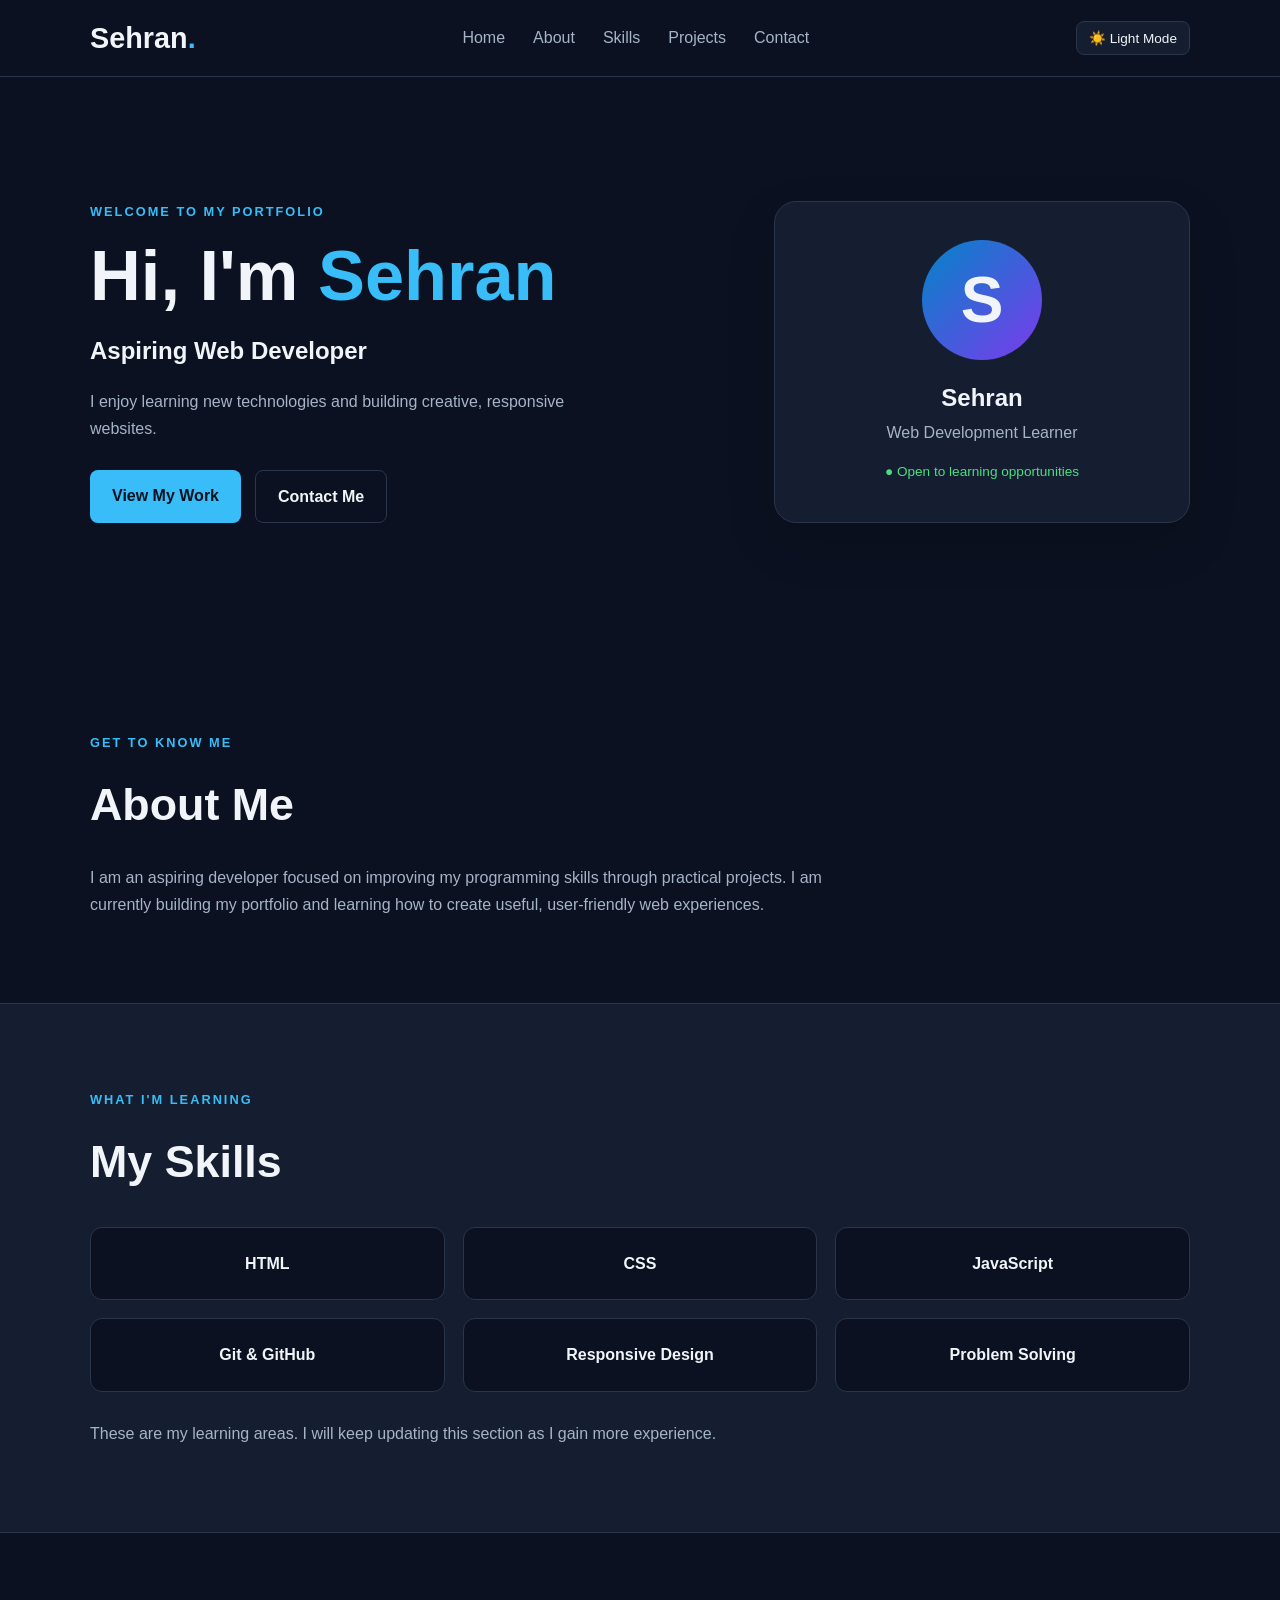
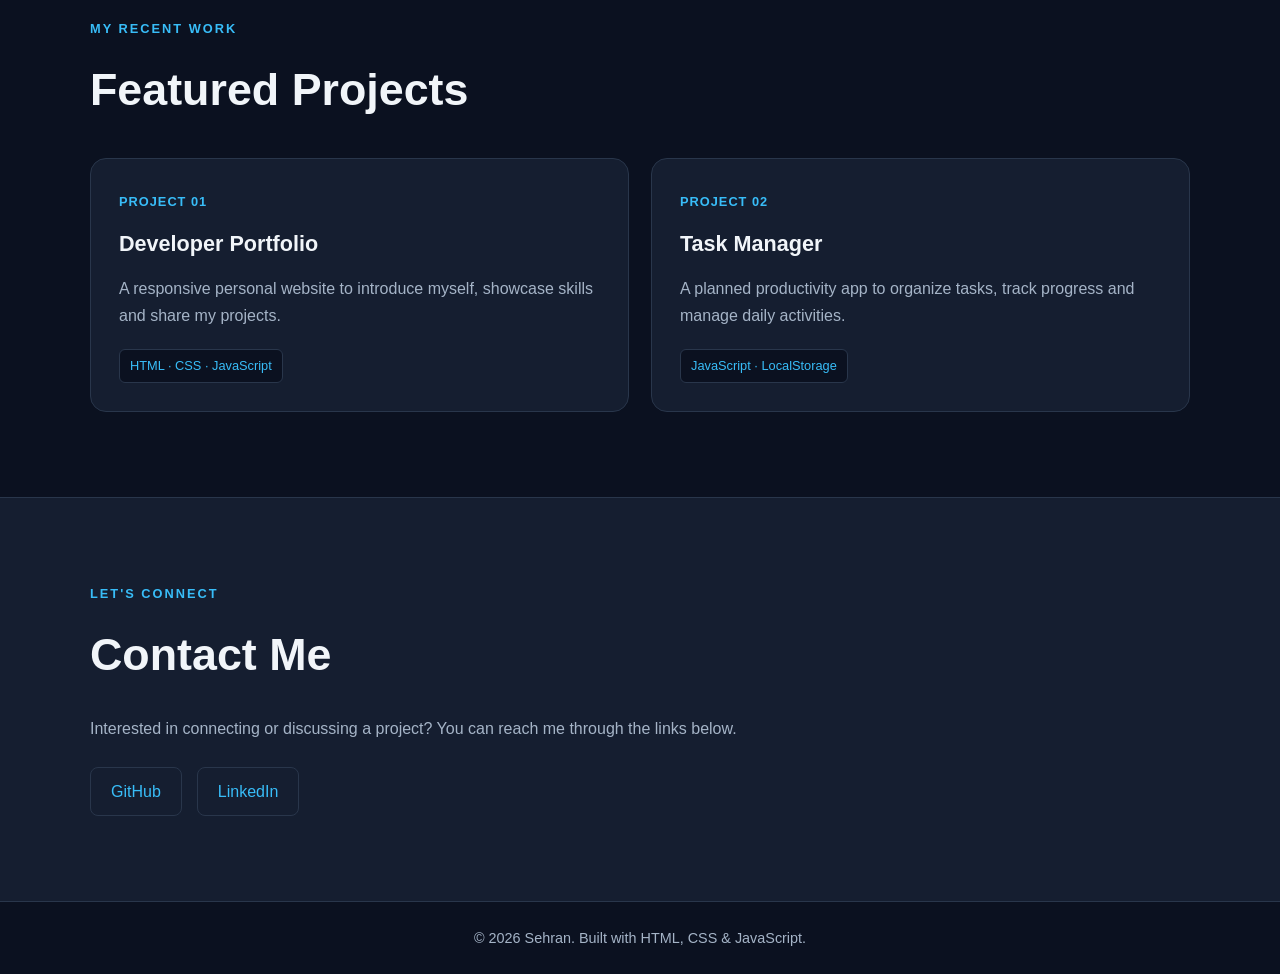
<file: index.html>
<!DOCTYPE html>
<html lang="en">
<head>
  <meta charset="UTF-8">
  <meta name="viewport" content="width=device-width, initial-scale=1.0">
  <meta name="description" content="Sehran's personal developer portfolio">
  <title>Developer Portfolio</title>
  <link rel="stylesheet" href="style.css">
</head>
<body>

  <header class="header">
    <nav class="navbar container">
      <a href="#home" class="logo">Sehran<span>.</span></a>

      <button class="menu-toggle" id="menu-toggle"
        aria-label="Toggle navigation" aria-expanded="false">
        ☰
      </button>

      <ul class="nav-links" id="nav-links">
        <li><a href="#home">Home</a></li>
        <li><a href="#about">About</a></li>
        <li><a href="#skills">Skills</a></li>
        <li><a href="#projects">Projects</a></li>
        <li><a href="#contact">Contact</a></li>
      </ul>
    </nav>
  </header>

  <main>
    <section class="hero container" id="home">
      <div class="hero-content">
        <p class="eyebrow">WELCOME TO MY PORTFOLIO</p>
        <h1>Hi, I'm <span>Sehran</span></h1>
        <h2>Aspiring Web Developer</h2>
        <p>
          I enjoy learning new technologies and building
          creative, responsive websites.
        </p>
        <div class="hero-buttons">
          <a href="#projects" class="btn">View My Work</a>
          <a href="#contact" class="btn btn-outline">Contact Me</a>
        </div>
      </div>

      <div class="hero-card">
        <div class="avatar">S</div>
        <h3>Sehran</h3>
        <p>Web Development Learner</p>
        <p class="status">● Open to learning opportunities</p>
      </div>
    </section>

    <section class="section container" id="about">
      <p class="eyebrow">GET TO KNOW ME</p>
      <h2 class="section-title">About Me</h2>
      <p class="section-text">
        I am an aspiring developer focused on improving my
        programming skills through practical projects.
        I am currently building my portfolio and learning
        how to create useful, user-friendly web experiences.
      </p>
    </section>

    <section class="section section-alt" id="skills">
      <div class="container">
        <p class="eyebrow">WHAT I'M LEARNING</p>
        <h2 class="section-title">My Skills</h2>

        <div class="skills-grid">
          <div class="skill-card">HTML</div>
          <div class="skill-card">CSS</div>
          <div class="skill-card">JavaScript</div>
          <div class="skill-card">Git & GitHub</div>
          <div class="skill-card">Responsive Design</div>
          <div class="skill-card">Problem Solving</div>
        </div>
        <p class="section-text">
          These are my learning areas. I will keep updating
          this section as I gain more experience.
        </p>
      </div>
    </section>

    <section class="section container" id="projects">
      <p class="eyebrow">MY RECENT WORK</p>
      <h2 class="section-title">Featured Projects</h2>

      <div class="projects-grid">
        <article class="project-card">
          <span class="project-number">PROJECT 01</span>
          <h3>Developer Portfolio</h3>
          <p>
            A responsive personal website to introduce myself,
            showcase skills and share my projects.
          </p>
          <span class="tag">HTML · CSS · JavaScript</span>
        </article>

        <article class="project-card">
          <span class="project-number">PROJECT 02</span>
          <h3>Task Manager</h3>
          <p>
            A planned productivity app to organize tasks,
            track progress and manage daily activities.
          </p>
          <span class="tag">JavaScript · LocalStorage</span>
        </article>
      </div>
    </section>

    <section class="section contact-section" id="contact">
      <div class="container">
        <p class="eyebrow">LET'S CONNECT</p>
        <h2 class="section-title">Contact Me</h2>
        <p class="section-text">
          Interested in connecting or discussing a project?
          You can reach me through the links below.
        </p>

        <div class="contact-links">
          <a href="https://github.com/" target="_blank"
            rel="noopener noreferrer">GitHub</a>
          <a href="https://www.linkedin.com/" target="_blank"
            rel="noopener noreferrer">LinkedIn</a>
          <!-- Add your real email address here when ready. -->
        </div>
      </div>
    </section>
  </main>

  <footer class="footer">
    <p>© <span id="year"></span> Sehran. Built with HTML, CSS & JavaScript.</p>
  </footer>

  <script src="script.js"></script>
</body>
</html>
</file>
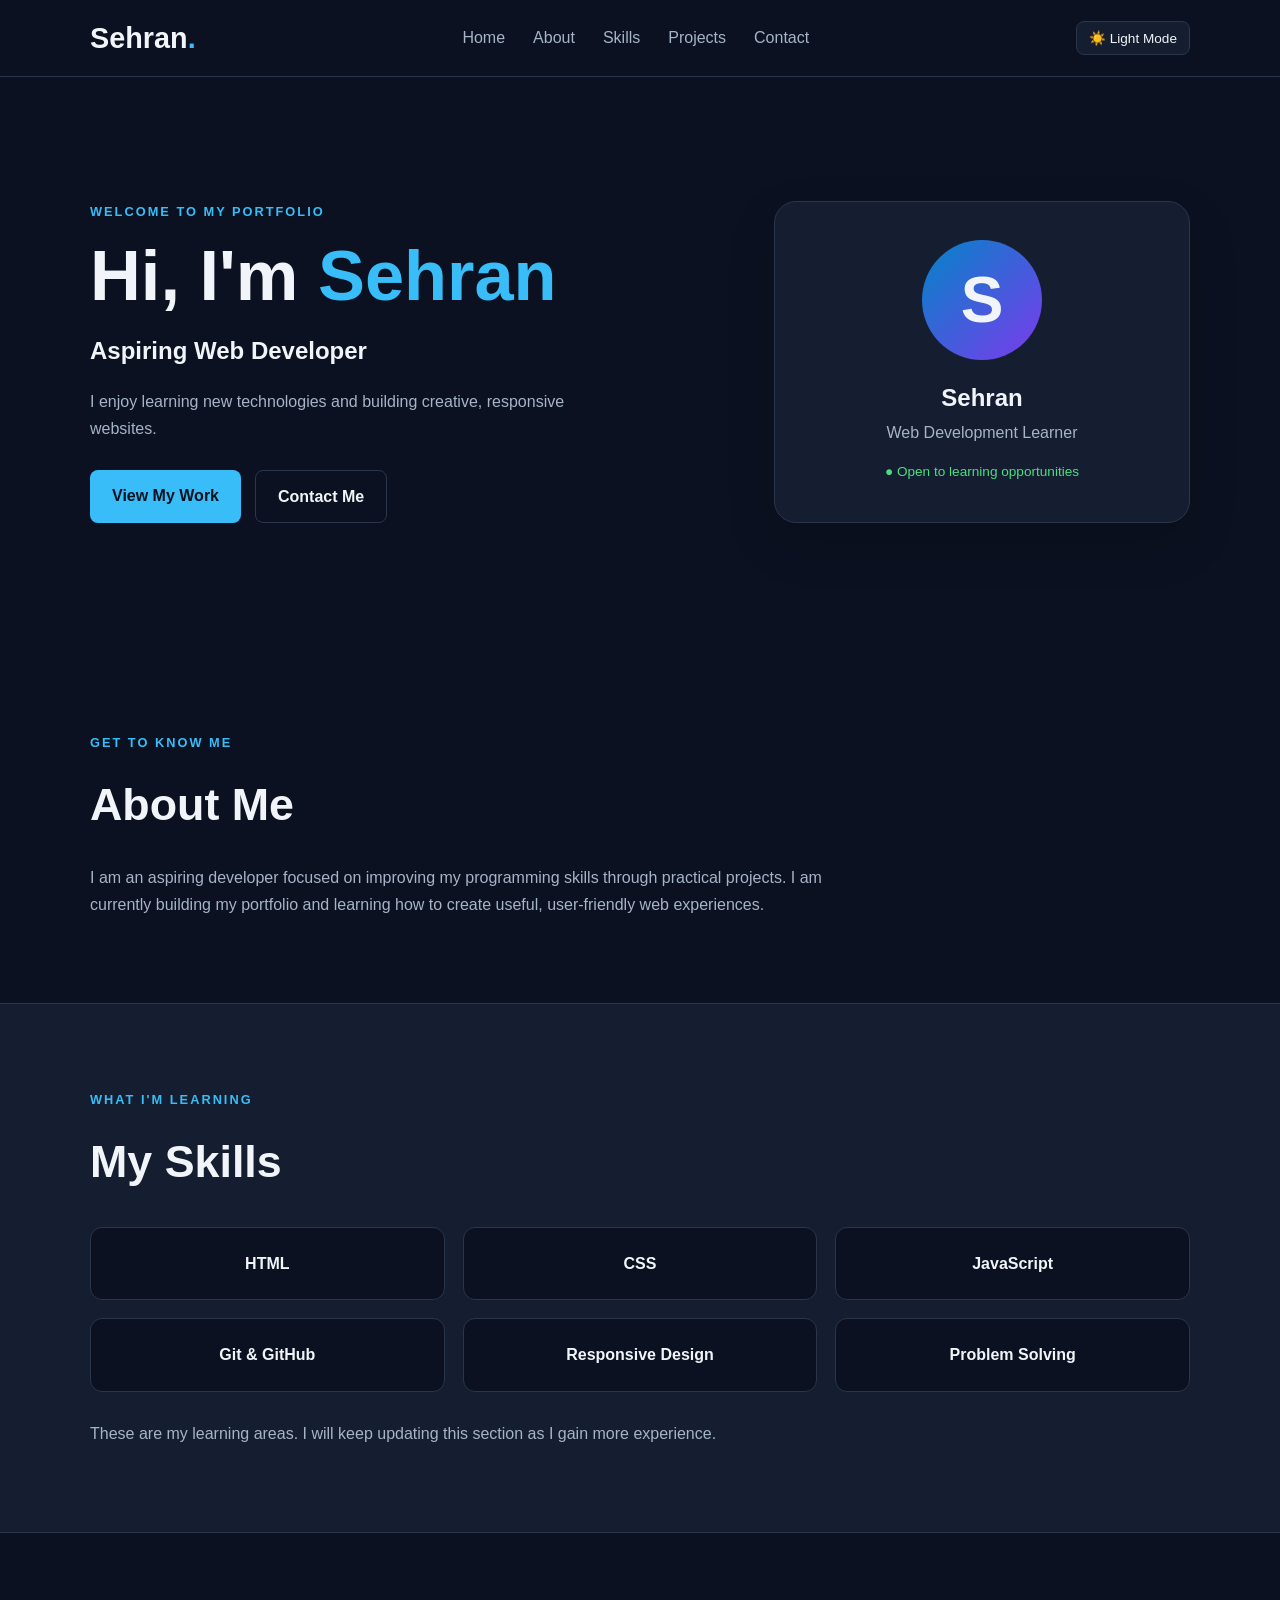
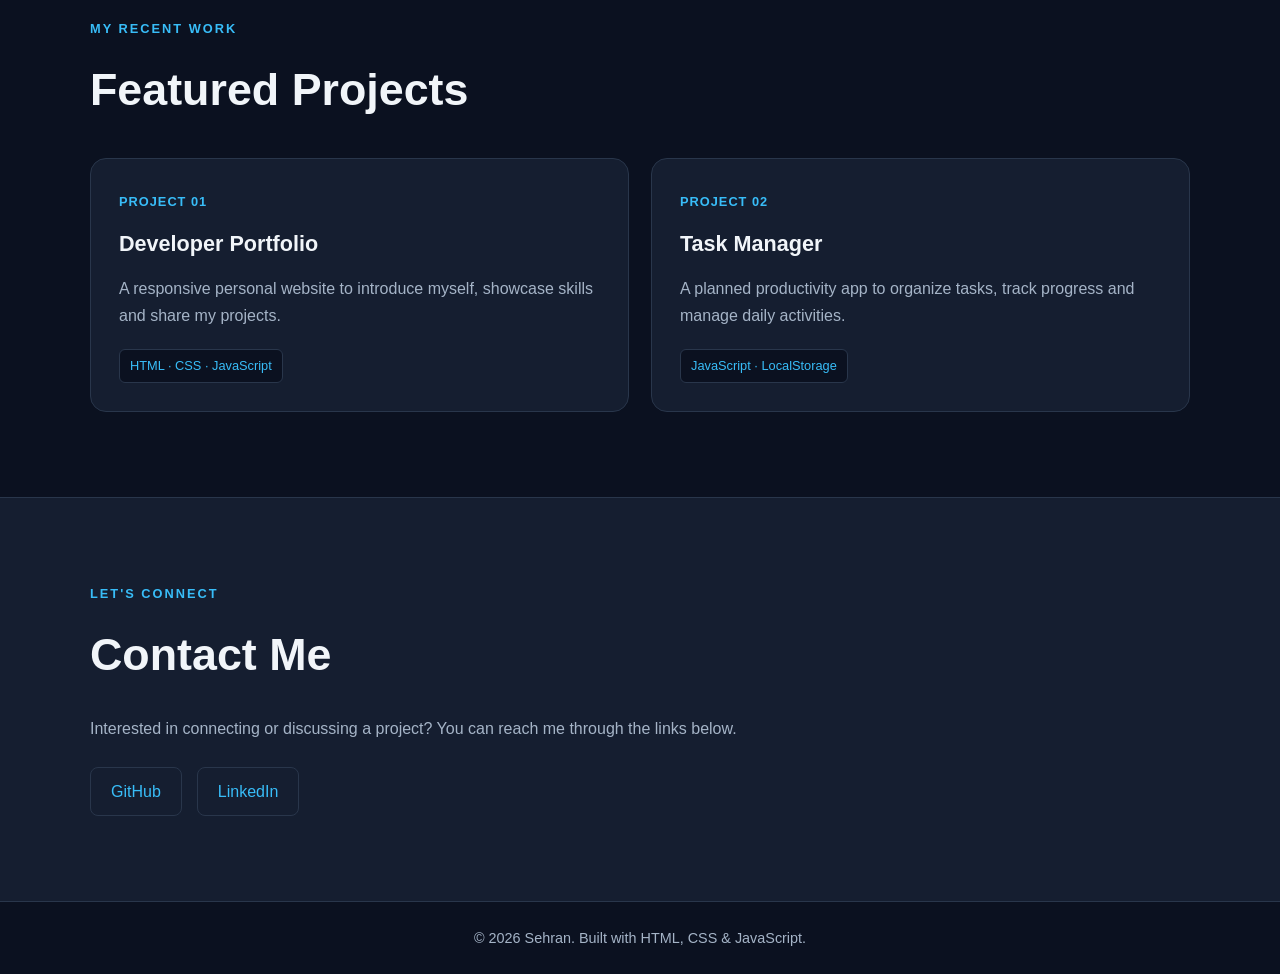
<file: index1.html>
<!DOCTYPE html>
<html lang="en">
<head>
  <meta charset="UTF-8">
  <meta name="viewport" content="width=device-width, initial-scale=1.0">
  <meta name="description" content="Sehran's personal developer portfolio">
  <title>Developer Portfolio</title>
  <link rel="stylesheet" href="style1.css">
</head>
<body>

  <header class="header">
    <nav class="navbar container">
      <a href="#home" class="logo">Sehran<span>.</span></a>

      <button class="menu-toggle" id="menu-toggle"
        aria-label="Toggle navigation" aria-expanded="false">
        ☰
      </button>

      <ul class="nav-links" id="nav-links">
        <li><a href="#home">Home</a></li>
        <li><a href="#about">About</a></li>
        <li><a href="#skills">Skills</a></li>
        <li><a href="#projects">Projects</a></li>
        <li><a href="#contact">Contact</a></li>
      </ul>
    </nav>
  </header>

  <main>
    <section class="hero container" id="home">
      <div class="hero-content">
        <p class="eyebrow">WELCOME TO MY PORTFOLIO</p>
        <h1>Hi, I'm <span>Sehran</span></h1>
        <h2>Aspiring Web Developer</h2>
        <p>
          I enjoy learning new technologies and building
          creative, responsive websites.
        </p>
        <div class="hero-buttons">
          <a href="#projects" class="btn">View My Work</a>
          <a href="#contact" class="btn btn-outline">Contact Me</a>
        </div>
      </div>

      <div class="hero-card">
        <div class="avatar">S</div>
        <h3>Sehran</h3>
        <p>Web Development Learner</p>
        <p class="status">● Open to learning opportunities</p>
      </div>
    </section>

    <section class="section container" id="about">
      <p class="eyebrow">GET TO KNOW ME</p>
      <h2 class="section-title">About Me</h2>
      <p class="section-text">
        I am an aspiring developer focused on improving my
        programming skills through practical projects.
        I am currently building my portfolio and learning
        how to create useful, user-friendly web experiences.
      </p>
    </section>

    <section class="section section-alt" id="skills">
      <div class="container">
        <p class="eyebrow">WHAT I'M LEARNING</p>
        <h2 class="section-title">My Skills</h2>

        <div class="skills-grid">
          <div class="skill-card">HTML</div>
          <div class="skill-card">CSS</div>
          <div class="skill-card">JavaScript</div>
          <div class="skill-card">Git & GitHub</div>
          <div class="skill-card">Responsive Design</div>
          <div class="skill-card">Problem Solving</div>
        </div>
        <p class="section-text">
          These are my learning areas. I will keep updating
          this section as I gain more experience.
        </p>
      </div>
    </section>

    <section class="section container" id="projects">
      <p class="eyebrow">MY RECENT WORK</p>
      <h2 class="section-title">Featured Projects</h2>

      <div class="projects-grid">
        <article class="project-card">
          <span class="project-number">PROJECT 01</span>
          <h3>Developer Portfolio</h3>
          <p>
            A responsive personal website to introduce myself,
            showcase skills and share my projects.
          </p>
          <span class="tag">HTML · CSS · JavaScript</span>
        </article>

        <article class="project-card">
          <span class="project-number">PROJECT 02</span>
          <h3>Task Manager</h3>
          <p>
            A planned productivity app to organize tasks,
            track progress and manage daily activities.
          </p>
          <span class="tag">JavaScript · LocalStorage</span>
        </article>
      </div>
    </section>

    <section class="section contact-section" id="contact">
      <div class="container">
        <p class="eyebrow">LET'S CONNECT</p>
        <h2 class="section-title">Contact Me</h2>
        <p class="section-text">
          Interested in connecting or discussing a project?
          You can reach me through the links below.
        </p>

        <div class="contact-links">
          <a href="https://github.com/" target="_blank"
            rel="noopener noreferrer">GitHub</a>
          <a href="https://www.linkedin.com/" target="_blank"
            rel="noopener noreferrer">LinkedIn</a>
          <!-- Add your real email address here when ready. -->
        </div>
      </div>
    </section>
  </main>

  <footer class="footer">
    <p>© <span id="year"></span> Sehran. Built with HTML, CSS & JavaScript.</p>
  </footer>

  <script src="script1.js"></script>
</body>
</html>
</file>
<file: style.css>
/* ===== Basic Setup ===== */
:root {
  --bg: #0b1120;
  --surface: #151e30;
  --text: #f1f5f9;
  --muted: #a5b4c7;
  --primary: #38bdf8;
  --border: #29364b;
}

* {
  margin: 0;
  padding: 0;
  box-sizing: border-box;
  scroll-behavior: smooth;
}

body {
  font-family: Arial, Helvetica, sans-serif;
  background: var(--bg);
  color: var(--text);
  line-height: 1.7;
  transition: background 0.3s, color 0.3s;
}

a {
  color: inherit;
  text-decoration: none;
}

.container {
  width: min(1100px, 90%);
  margin: auto;
}

/* ===== Navigation ===== */
.header {
  position: sticky;
  top: 0;
  z-index: 100;
  background: var(--bg);
  border-bottom: 1px solid var(--border);
}

.navbar {
  min-height: 76px;
  display: flex;
  justify-content: space-between;
  align-items: center;
}

.logo {
  font-size: 1.8rem;
  font-weight: 800;
}

.logo span,
.hero h1 span {
  color: var(--primary);
}

.nav-links {
  display: flex;
  align-items: center;
  gap: 28px;
  list-style: none;
}

.nav-links a {
  color: var(--muted);
  transition: color 0.2s;
}

.nav-links a:hover {
  color: var(--primary);
}

.menu-toggle {
  display: none;
  background: var(--surface);
  color: var(--text);
  border: 1px solid var(--border);
  border-radius: 8px;
  padding: 8px 12px;
  font-size: 1.4rem;
  cursor: pointer;
}

/* ===== Hero Section ===== */
.hero {
  min-height: 570px;
  display: grid;
  grid-template-columns: 1.5fr 1fr;
  align-items: center;
  gap: 60px;
  padding-top: 65px;
  padding-bottom: 65px;
}

.eyebrow {
  color: var(--primary);
  font-size: 0.8rem;
  font-weight: 700;
  letter-spacing: 2px;
  margin-bottom: 12px;
}

.hero h1 {
  font-size: clamp(2.5rem, 6vw, 4.4rem);
  line-height: 1.2;
  margin-bottom: 12px;
}

.hero h2 {
  font-size: 1.5rem;
  margin-bottom: 16px;
}

.hero-content > p:not(.eyebrow) {
  color: var(--muted);
  max-width: 520px;
}

.hero-buttons {
  display: flex;
  gap: 14px;
  flex-wrap: wrap;
  margin-top: 28px;
}

.btn {
  display: inline-block;
  background: var(--primary);
  color: #07111f;
  padding: 12px 22px;
  border-radius: 8px;
  font-weight: 700;
  transition: transform 0.2s;
}

.btn:hover {
  transform: translateY(-3px);
}

.btn-outline {
  color: var(--text);
  background: transparent;
  border: 1px solid var(--border);
}

.hero-card {
  background: var(--surface);
  border: 1px solid var(--border);
  padding: 38px 20px;
  border-radius: 22px;
  text-align: center;
  box-shadow: 0 20px 50px #00000020;
}

.avatar {
  width: 120px;
  height: 120px;
  margin: 0 auto 18px;
  display: grid;
  place-items: center;
  border-radius: 50%;
  background: linear-gradient(135deg, #0284c7, #7c3aed);
  font-size: 4rem;
  font-weight: 800;
}

.hero-card h3 {
  font-size: 1.5rem;
}

.hero-card p {
  color: var(--muted);
}

.hero-card .status {
  color: #4ade80;
  font-size: 0.85rem;
  margin-top: 14px;
}

/* ===== General Sections ===== */
.section {
  padding-top: 85px;
  padding-bottom: 85px;
}

.section-title {
  font-size: clamp(2rem, 4vw, 2.8rem);
  margin-bottom: 22px;
}

.section-text {
  max-width: 760px;
  color: var(--muted);
}

.section-alt {
  background: var(--surface);
  border-top: 1px solid var(--border);
  border-bottom: 1px solid var(--border);
}

.skills-grid {
  display: grid;
  grid-template-columns: repeat(3, 1fr);
  gap: 18px;
  margin: 28px 0;
}

.skill-card {
  padding: 22px;
  border-radius: 12px;
  background: var(--bg);
  border: 1px solid var(--border);
  text-align: center;
  font-weight: 700;
  transition: border-color 0.2s, transform 0.2s;
}

.skill-card:hover {
  border-color: var(--primary);
  transform: translateY(-3px);
}

/* ===== Projects ===== */
.projects-grid {
  display: grid;
  grid-template-columns: repeat(2, 1fr);
  gap: 22px;
  margin-top: 30px;
}

.project-card {
  background: var(--surface);
  border: 1px solid var(--border);
  border-radius: 16px;
  padding: 28px;
  transition: transform 0.2s, border-color 0.2s;
}

.project-card:hover {
  transform: translateY(-5px);
  border-color: var(--primary);
}

.project-number {
  color: var(--primary);
  font-size: 0.8rem;
  font-weight: 700;
  letter-spacing: 1px;
}

.project-card h3 {
  margin: 12px 0;
  font-size: 1.35rem;
}

.project-card p {
  color: var(--muted);
  margin-bottom: 20px;
}

.tag {
  display: inline-block;
  background: var(--bg);
  color: var(--primary);
  border: 1px solid var(--border);
  border-radius: 6px;
  padding: 5px 10px;
  font-size: 0.8rem;
}

/* ===== Contact & Footer ===== */
.contact-section {
  background: var(--surface);
  border-top: 1px solid var(--border);
}

.contact-links {
  display: flex;
  gap: 15px;
  margin-top: 25px;
}

.contact-links a {
  color: var(--primary);
  border: 1px solid var(--border);
  border-radius: 8px;
  padding: 10px 20px;
}

.contact-links a:hover {
  background: var(--bg);
}

.footer {
  text-align: center;
  padding: 24px 5%;
  border-top: 1px solid var(--border);
  color: var(--muted);
  font-size: 0.9rem;
}

/* ===== Light Theme ===== */
body.light-theme {
  --bg: #f8fafc;
  --surface: #ffffff;
  --text: #172033;
  --muted: #536176;
  --primary: #0284c7;
  --border: #dbe3ed;
}

/* ===== Mobile Responsive ===== */
@media (max-width: 768px) {
  .navbar {
    min-height: 68px;
  }

  .menu-toggle {
    display: block;
  }

  .nav-links {
    display: none;
    position: absolute;
    top: 68px;
    left: 0;
    right: 0;
    padding: 22px 5%;
    background: var(--surface);
    border-bottom: 1px solid var(--border);
    flex-direction: column;
    align-items: flex-start;
    gap: 16px;
  }

  .nav-links.open {
    display: flex;
  }

  .hero {
    min-height: auto;
    grid-template-columns: 1fr;
    gap: 35px;
    padding-top: 65px;
    padding-bottom: 65px;
  }

  .hero-card {
    max-width: 400px;
    width: 100%;
    margin: auto;
  }

  .section {
    padding-top: 60px;
    padding-bottom: 60px;
  }

  .skills-grid {
    grid-template-columns: repeat(2, 1fr);
    gap: 12px;
  }

  .skill-card {
    padding: 16px 8px;
  }

  .projects-grid {
    grid-template-columns: 1fr;
  }
}

@media (max-width: 380px) {
  .skills-grid {
    grid-template-columns: 1fr;
  }

  .hero-buttons {
    flex-direction: column;
  }

  .btn {
    text-align: center;
  }
}


/* Theme Toggle Button */
.theme-toggle {
  padding: 8px 12px;
  background: var(--surface);
  color: var(--text);
  border: 1px solid var(--border);
  border-radius: 8px;
  cursor: pointer;
  font-size: 0.85rem;
}

.theme-toggle:hover {
  border-color: var(--primary);
}

@media (max-width: 768px) {
  .theme-toggle {
    margin-left: auto;
    margin-right: 12px;
  }
}
</file>
<file: style1.css>
/* ===== Basic Setup ===== */
:root {
  --bg: #0b1120;
  --surface: #151e30;
  --text: #f1f5f9;
  --muted: #a5b4c7;
  --primary: #38bdf8;
  --border: #29364b;
}

* {
  margin: 0;
  padding: 0;
  box-sizing: border-box;
  scroll-behavior: smooth;
}

body {
  font-family: Arial, Helvetica, sans-serif;
  background: var(--bg);
  color: var(--text);
  line-height: 1.7;
  transition: background 0.3s, color 0.3s;
}

a {
  color: inherit;
  text-decoration: none;
}

.container {
  width: min(1100px, 90%);
  margin: auto;
}

/* ===== Navigation ===== */
.header {
  position: sticky;
  top: 0;
  z-index: 100;
  background: var(--bg);
  border-bottom: 1px solid var(--border);
}

.navbar {
  min-height: 76px;
  display: flex;
  justify-content: space-between;
  align-items: center;
}

.logo {
  font-size: 1.8rem;
  font-weight: 800;
}

.logo span,
.hero h1 span {
  color: var(--primary);
}

.nav-links {
  display: flex;
  align-items: center;
  gap: 28px;
  list-style: none;
}

.nav-links a {
  color: var(--muted);
  transition: color 0.2s;
}

.nav-links a:hover {
  color: var(--primary);
}

.menu-toggle {
  display: none;
  background: var(--surface);
  color: var(--text);
  border: 1px solid var(--border);
  border-radius: 8px;
  padding: 8px 12px;
  font-size: 1.4rem;
  cursor: pointer;
}

/* ===== Hero Section ===== */
.hero {
  min-height: 570px;
  display: grid;
  grid-template-columns: 1.5fr 1fr;
  align-items: center;
  gap: 60px;
  padding-top: 65px;
  padding-bottom: 65px;
}

.eyebrow {
  color: var(--primary);
  font-size: 0.8rem;
  font-weight: 700;
  letter-spacing: 2px;
  margin-bottom: 12px;
}

.hero h1 {
  font-size: clamp(2.5rem, 6vw, 4.4rem);
  line-height: 1.2;
  margin-bottom: 12px;
}

.hero h2 {
  font-size: 1.5rem;
  margin-bottom: 16px;
}

.hero-content > p:not(.eyebrow) {
  color: var(--muted);
  max-width: 520px;
}

.hero-buttons {
  display: flex;
  gap: 14px;
  flex-wrap: wrap;
  margin-top: 28px;
}

.btn {
  display: inline-block;
  background: var(--primary);
  color: #07111f;
  padding: 12px 22px;
  border-radius: 8px;
  font-weight: 700;
  transition: transform 0.2s;
}

.btn:hover {
  transform: translateY(-3px);
}

.btn-outline {
  color: var(--text);
  background: transparent;
  border: 1px solid var(--border);
}

.hero-card {
  background: var(--surface);
  border: 1px solid var(--border);
  padding: 38px 20px;
  border-radius: 22px;
  text-align: center;
  box-shadow: 0 20px 50px #00000020;
}

.avatar {
  width: 120px;
  height: 120px;
  margin: 0 auto 18px;
  display: grid;
  place-items: center;
  border-radius: 50%;
  background: linear-gradient(135deg, #0284c7, #7c3aed);
  font-size: 4rem;
  font-weight: 800;
}

.hero-card h3 {
  font-size: 1.5rem;
}

.hero-card p {
  color: var(--muted);
}

.hero-card .status {
  color: #4ade80;
  font-size: 0.85rem;
  margin-top: 14px;
}

/* ===== General Sections ===== */
.section {
  padding-top: 85px;
  padding-bottom: 85px;
}

.section-title {
  font-size: clamp(2rem, 4vw, 2.8rem);
  margin-bottom: 22px;
}

.section-text {
  max-width: 760px;
  color: var(--muted);
}

.section-alt {
  background: var(--surface);
  border-top: 1px solid var(--border);
  border-bottom: 1px solid var(--border);
}

.skills-grid {
  display: grid;
  grid-template-columns: repeat(3, 1fr);
  gap: 18px;
  margin: 28px 0;
}

.skill-card {
  padding: 22px;
  border-radius: 12px;
  background: var(--bg);
  border: 1px solid var(--border);
  text-align: center;
  font-weight: 700;
  transition: border-color 0.2s, transform 0.2s;
}

.skill-card:hover {
  border-color: var(--primary);
  transform: translateY(-3px);
}

/* ===== Projects ===== */
.projects-grid {
  display: grid;
  grid-template-columns: repeat(2, 1fr);
  gap: 22px;
  margin-top: 30px;
}

.project-card {
  background: var(--surface);
  border: 1px solid var(--border);
  border-radius: 16px;
  padding: 28px;
  transition: transform 0.2s, border-color 0.2s;
}

.project-card:hover {
  transform: translateY(-5px);
  border-color: var(--primary);
}

.project-number {
  color: var(--primary);
  font-size: 0.8rem;
  font-weight: 700;
  letter-spacing: 1px;
}

.project-card h3 {
  margin: 12px 0;
  font-size: 1.35rem;
}

.project-card p {
  color: var(--muted);
  margin-bottom: 20px;
}

.tag {
  display: inline-block;
  background: var(--bg);
  color: var(--primary);
  border: 1px solid var(--border);
  border-radius: 6px;
  padding: 5px 10px;
  font-size: 0.8rem;
}

/* ===== Contact & Footer ===== */
.contact-section {
  background: var(--surface);
  border-top: 1px solid var(--border);
}

.contact-links {
  display: flex;
  gap: 15px;
  margin-top: 25px;
}

.contact-links a {
  color: var(--primary);
  border: 1px solid var(--border);
  border-radius: 8px;
  padding: 10px 20px;
}

.contact-links a:hover {
  background: var(--bg);
}

.footer {
  text-align: center;
  padding: 24px 5%;
  border-top: 1px solid var(--border);
  color: var(--muted);
  font-size: 0.9rem;
}

/* ===== Light Theme ===== */
body.light-theme {
  --bg: #f8fafc;
  --surface: #ffffff;
  --text: #172033;
  --muted: #536176;
  --primary: #0284c7;
  --border: #dbe3ed;
}

/* ===== Mobile Responsive ===== */
@media (max-width: 768px) {
  .navbar {
    min-height: 68px;
  }

  .menu-toggle {
    display: block;
  }

  .nav-links {
    display: none;
    position: absolute;
    top: 68px;
    left: 0;
    right: 0;
    padding: 22px 5%;
    background: var(--surface);
    border-bottom: 1px solid var(--border);
    flex-direction: column;
    align-items: flex-start;
    gap: 16px;
  }

  .nav-links.open {
    display: flex;
  }

  .hero {
    min-height: auto;
    grid-template-columns: 1fr;
    gap: 35px;
    padding-top: 65px;
    padding-bottom: 65px;
  }

  .hero-card {
    max-width: 400px;
    width: 100%;
    margin: auto;
  }

  .section {
    padding-top: 60px;
    padding-bottom: 60px;
  }

  .skills-grid {
    grid-template-columns: repeat(2, 1fr);
    gap: 12px;
  }

  .skill-card {
    padding: 16px 8px;
  }

  .projects-grid {
    grid-template-columns: 1fr;
  }
}

@media (max-width: 380px) {
  .skills-grid {
    grid-template-columns: 1fr;
  }

  .hero-buttons {
    flex-direction: column;
  }

  .btn {
    text-align: center;
  }
}


/* Theme Toggle Button */
.theme-toggle {
  padding: 8px 12px;
  background: var(--surface);
  color: var(--text);
  border: 1px solid var(--border);
  border-radius: 8px;
  cursor: pointer;
  font-size: 0.85rem;
}

.theme-toggle:hover {
  border-color: var(--primary);
}

@media (max-width: 768px) {
  .theme-toggle {
    margin-left: auto;
    margin-right: 12px;
  }
}
</file>
